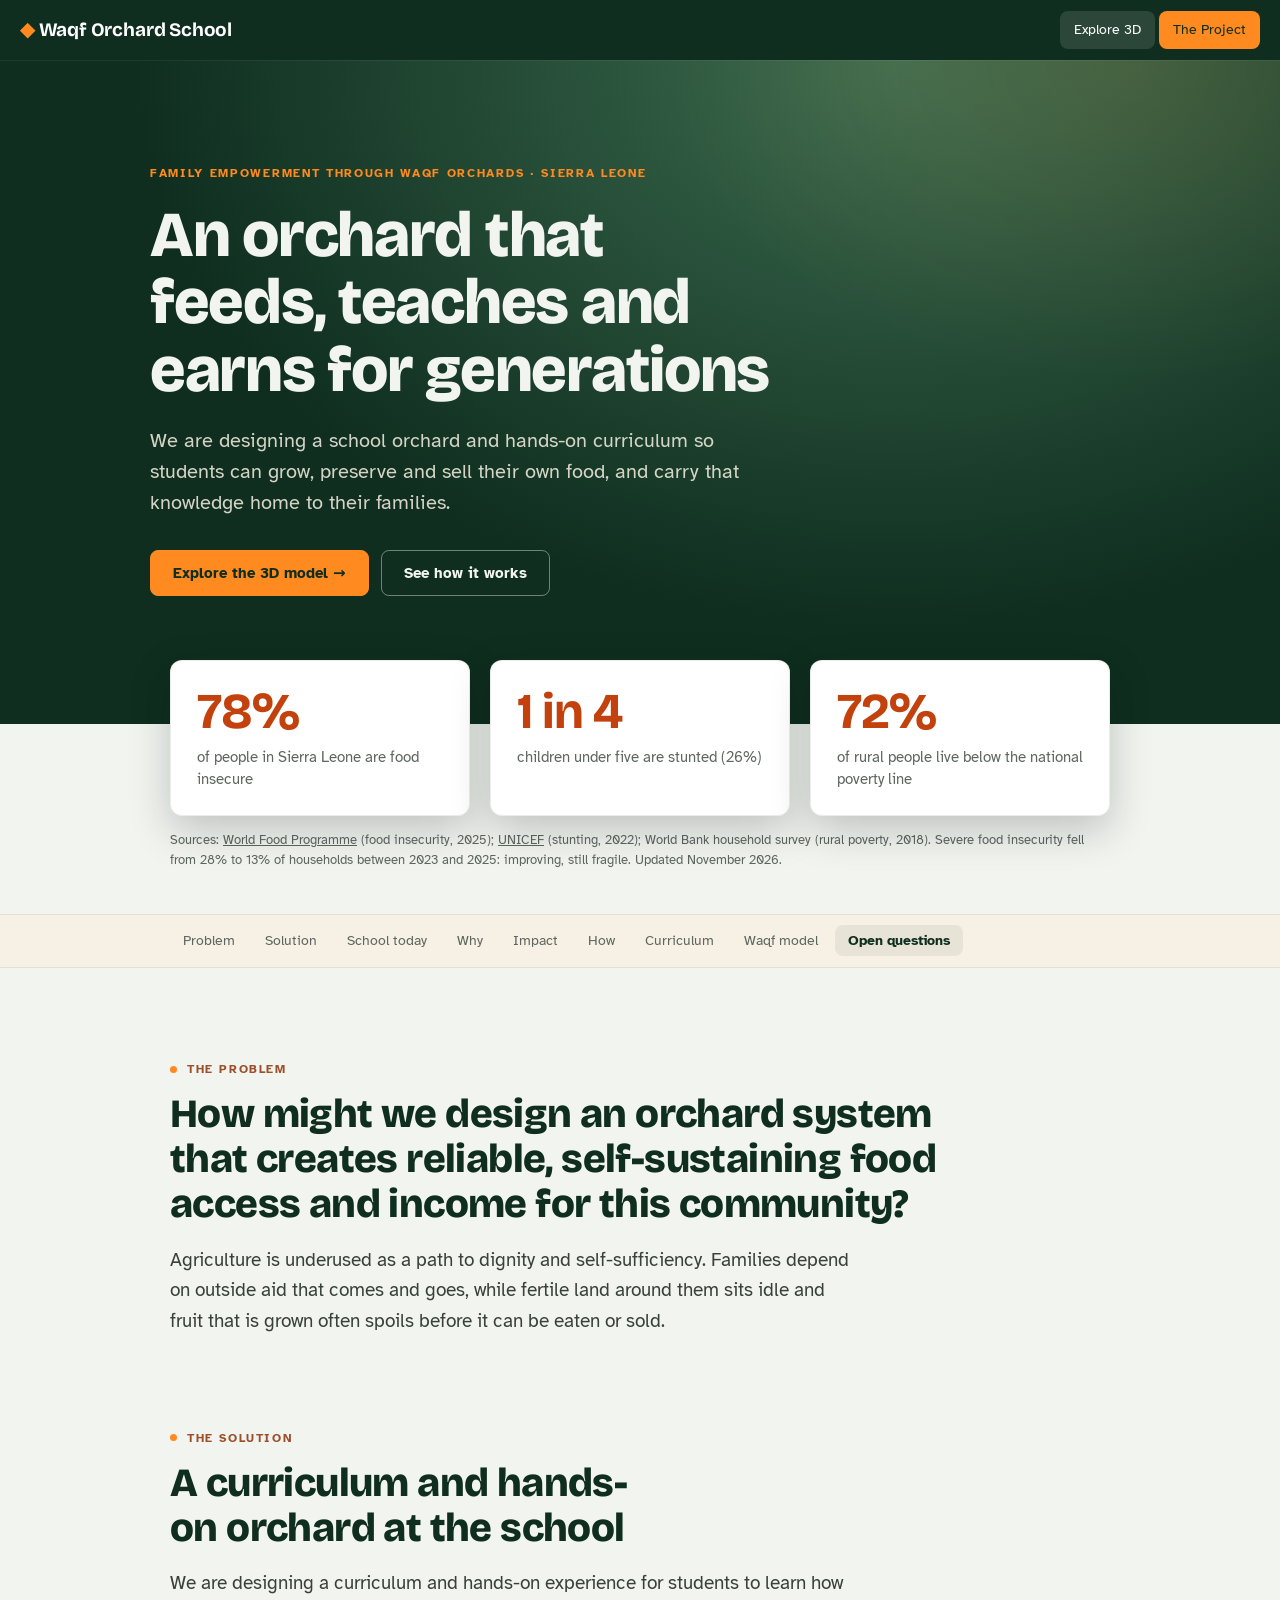
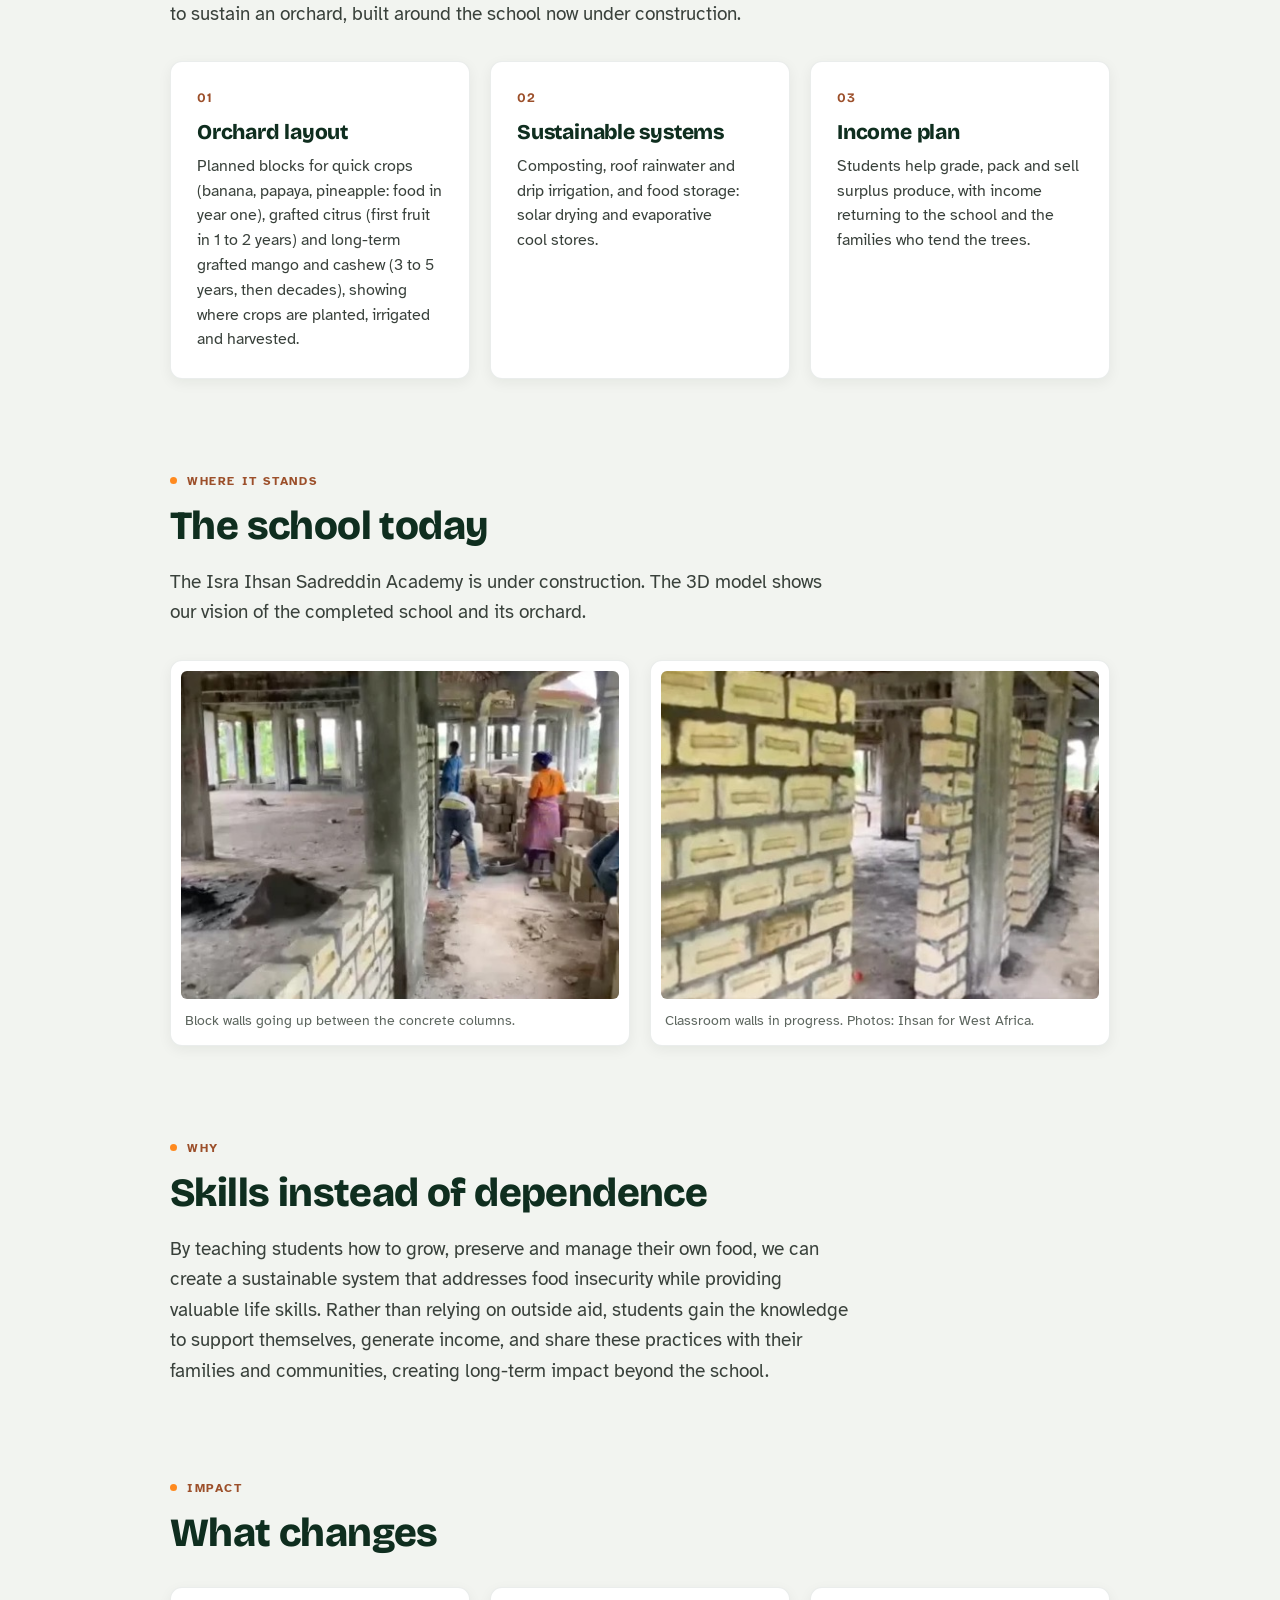
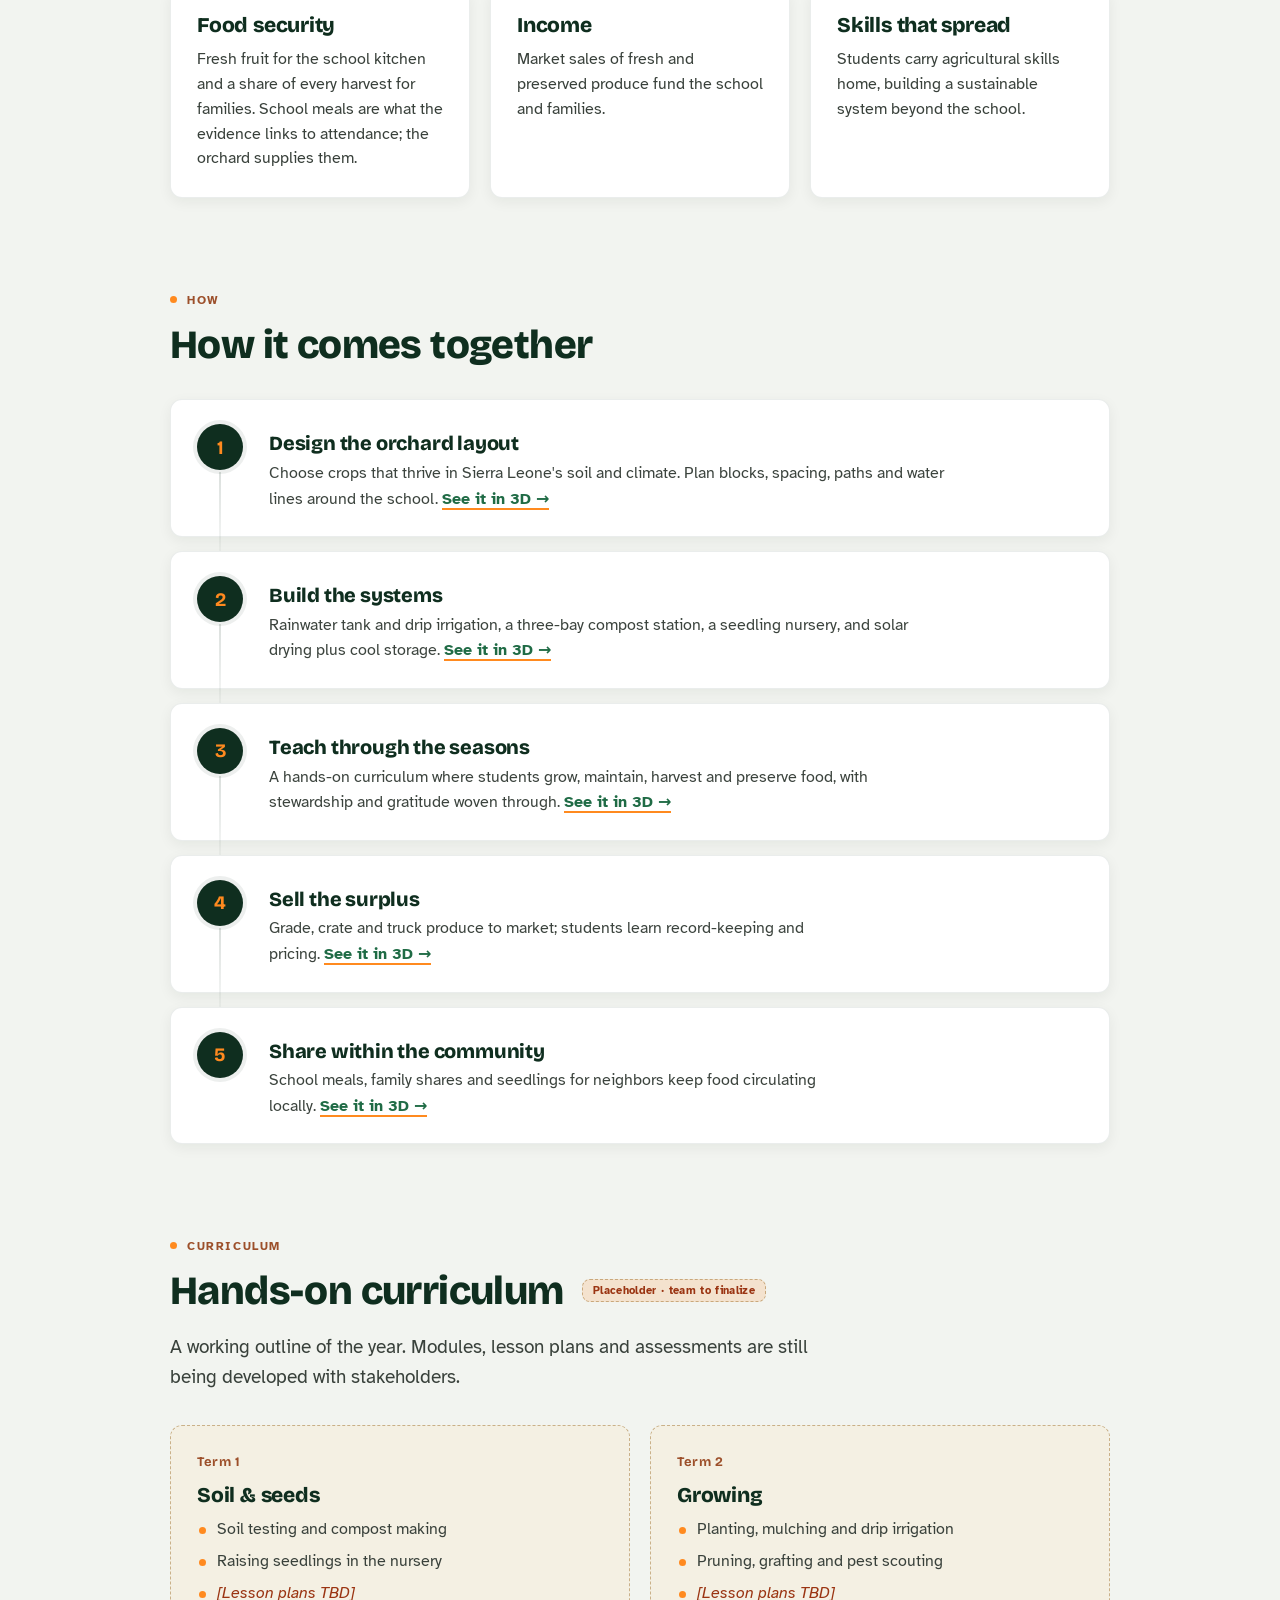
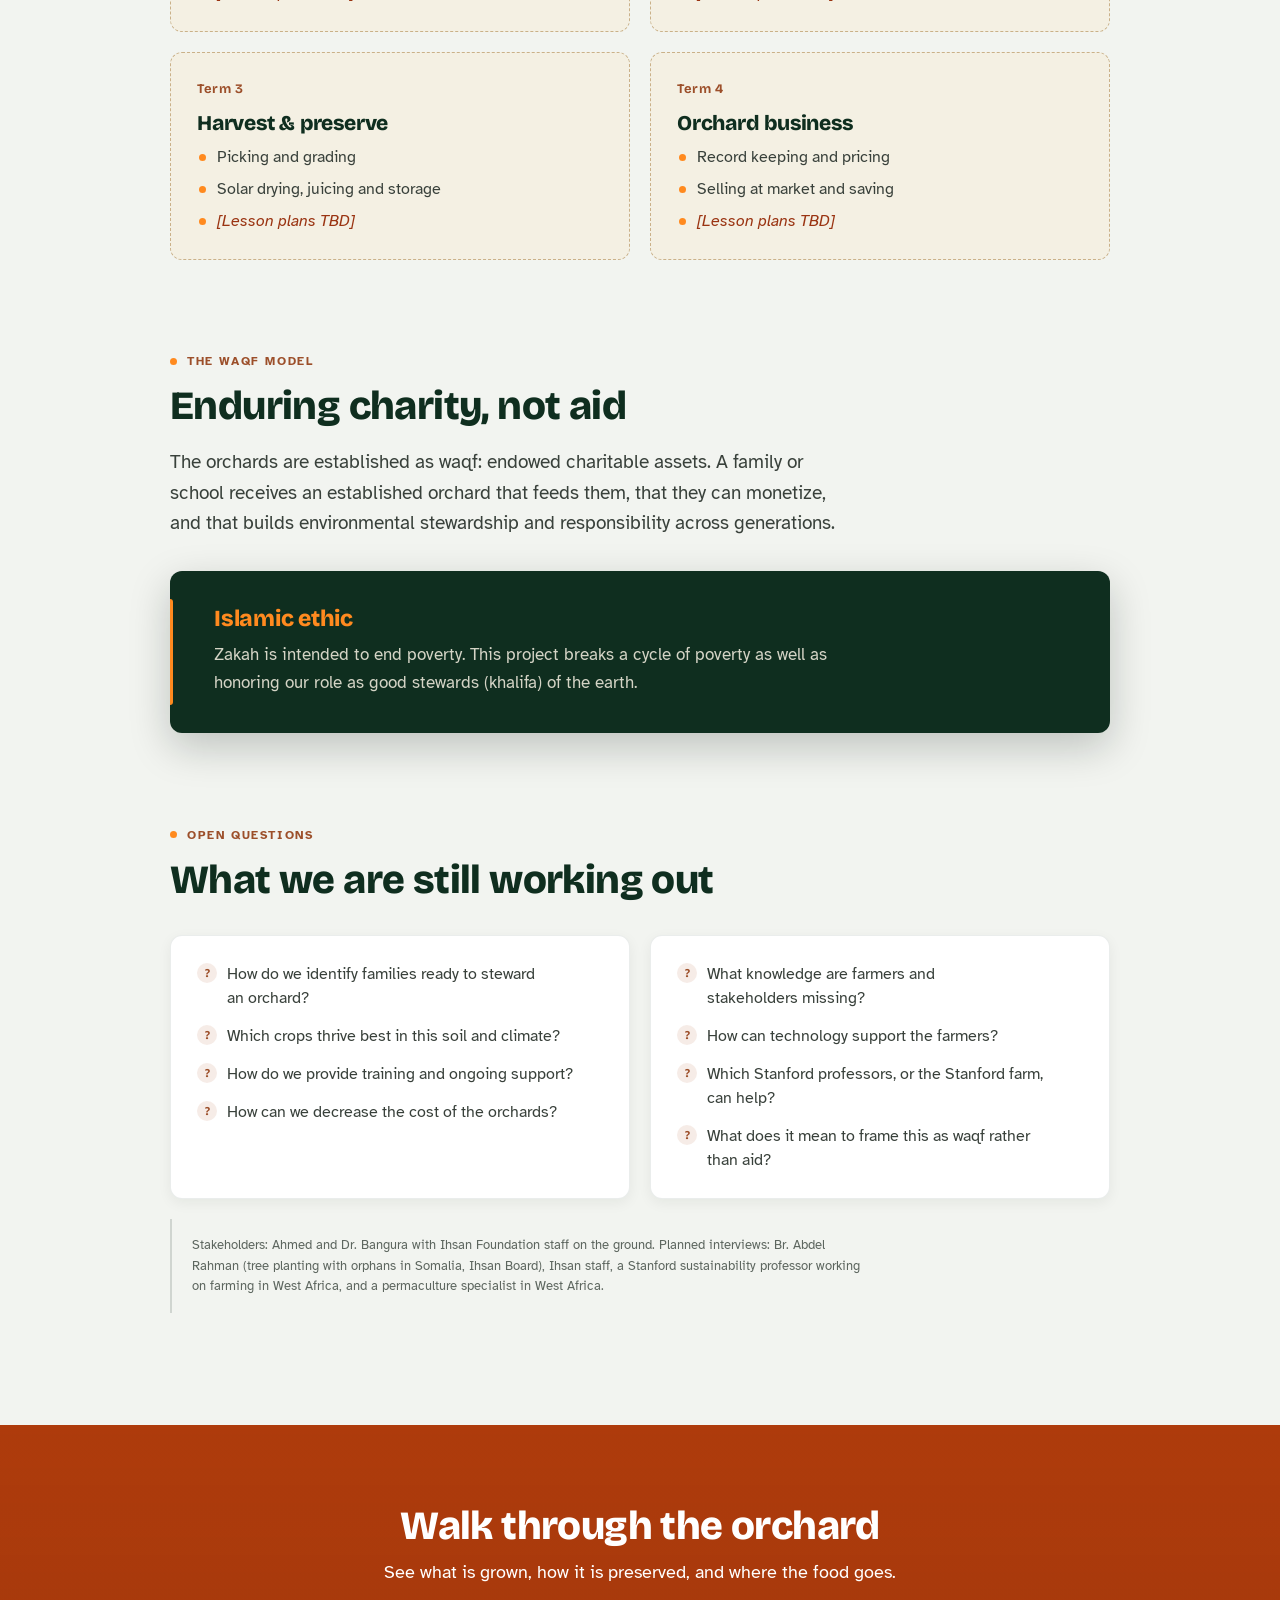
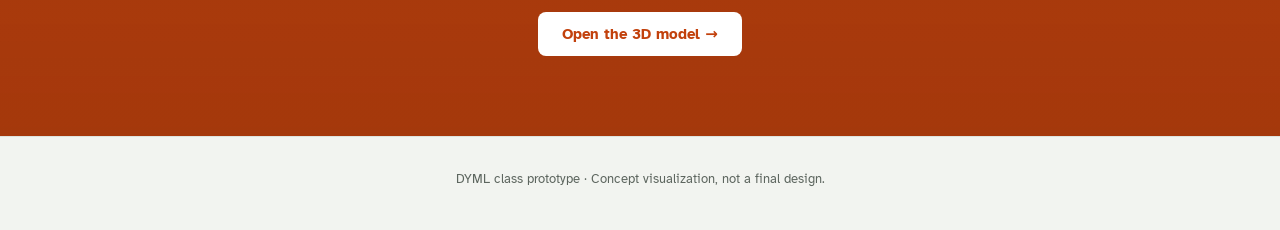
<file: project.html>
<!doctype html>
<html lang="en">
<head>
  <meta charset="utf-8" />
  <meta name="viewport" content="width=device-width, initial-scale=1" />
  <title>Waqf Orchard School · The Project</title>
  <meta name="description" content="Family empowerment through waqf orchards in Sierra Leone: the problem, solution, why, impact and how." />
  <link rel="preconnect" href="https://fonts.googleapis.com" />
  <link rel="preconnect" href="https://fonts.gstatic.com" crossorigin />
  <link href="https://fonts.googleapis.com/css2?family=Bricolage+Grotesque:opsz,wght@12..96,500;12..96,700;12..96,800&family=Atkinson+Hyperlegible:ital,wght@0,400;0,700;1,400&display=swap" rel="stylesheet" />
  <link rel="stylesheet" href="css/style.css" />
  <link rel="stylesheet" href="css/project.css" />
</head>
<body class="page">
  <a class="skip-link" href="#main">Skip to content</a>
  <header class="topbar">
    <a class="brand" href="index.html"><span class="brand-mark">◆</span> Waqf Orchard School</a>
    <nav aria-label="Site">
      <a href="index.html">Explore 3D</a>
      <a href="project.html" class="active" aria-current="page">The Project</a>
    </nav>
  </header>

  <main id="main">
    <section class="hero">
      <div class="wrap">
        <p class="eyebrow">Family Empowerment Through Waqf Orchards · Sierra Leone</p>
        <h1>An orchard that feeds, teaches and earns for generations</h1>
        <p>We are designing a school orchard and hands-on curriculum so students can grow, preserve and sell their own food, and carry that knowledge home to their families.</p>
        <div class="actions">
          <a class="btn" href="index.html">Explore the 3D model →</a>
          <a class="btn ghost" href="#how">See how it works</a>
        </div>
      </div>
    </section>

    <div class="wrap">
      <div class="stats">
        <div class="stat"><b>78%</b><span>of people in Sierra Leone are food insecure</span></div>
        <div class="stat"><b>1 in 4</b><span>children under five are stunted (26%)</span></div>
        <div class="stat"><b>72%</b><span>of rural people live below the national poverty line</span></div>
      </div>
      <p class="source">Sources: <a href="https://www.wfp.org/countries/sierra-leone">World Food Programme</a> (food insecurity, 2025); <a href="https://data.unicef.org/sdgs/country/sle/">UNICEF</a> (stunting, 2022); World Bank household survey (rural poverty, 2018). Severe food insecurity fell from 28% to 13% of households between 2023 and 2025: improving, still fragile. Updated November 2026.</p>

      <nav class="section-nav" aria-label="On this page">
        <div class="section-nav-inner">
          <a href="#problem">Problem</a>
          <a href="#solution">Solution</a>
          <a href="#today">School today</a>
          <a href="#why">Why</a>
          <a href="#impact">Impact</a>
          <a href="#how">How</a>
          <a href="#curriculum">Curriculum</a>
          <a href="#waqf">Waqf model</a>
          <a href="#questions">Open questions</a>
        </div>
      </nav>

      <section class="block" id="problem">
        <span class="label-pill">The problem</span>
        <h2>How might we design an orchard system that creates reliable, self-sustaining food access and income for this community?</h2>
        <p class="lead">Agriculture is underused as a path to dignity and self-sufficiency. Families depend on outside aid that comes and goes, while fertile land around them sits idle and fruit that is grown often spoils before it can be eaten or sold.</p>
      </section>

      <section class="block" id="solution">
        <span class="label-pill">The solution</span>
        <h2>A curriculum and hands-on orchard at the school</h2>
        <p class="lead">We are designing a curriculum and hands-on experience for students to learn how to sustain an orchard, built around the school now under construction.</p>
        <div class="grid3">
          <div class="tile"><span class="num">01</span><h3>Orchard layout</h3><p>Planned blocks for quick crops (banana, papaya, pineapple: food in year one), grafted citrus (first fruit in 1 to 2 years) and long-term grafted mango and cashew (3 to 5 years, then decades), showing where crops are planted, irrigated and harvested.</p></div>
          <div class="tile"><span class="num">02</span><h3>Sustainable systems</h3><p>Composting, roof rainwater and drip irrigation, and food storage: solar drying and evaporative cool stores.</p></div>
          <div class="tile"><span class="num">03</span><h3>Income plan</h3><p>Students help grade, pack and sell surplus produce, with income returning to the school and the families who tend the trees.</p></div>
        </div>
      </section>

      <section class="block" id="today">
        <span class="label-pill">Where it stands</span>
        <h2>The school today</h2>
        <p class="lead">The Isra Ihsan Sadreddin Academy is under construction. The 3D model shows our vision of the completed school and its orchard.</p>
        <div class="photos">
          <figure><img src="assets/site-today-1.jpg" alt="Workers building block walls between concrete columns at the unfinished school" /><figcaption>Block walls going up between the concrete columns.</figcaption></figure>
          <figure><img src="assets/site-today-2.jpg" alt="Interior of the unfinished school with stacked blocks and columns" /><figcaption>Classroom walls in progress. Photos: Ihsan for West Africa.</figcaption></figure>
        </div>
      </section>

      <section class="block" id="why">
        <span class="label-pill">Why</span>
        <h2>Skills instead of dependence</h2>
        <p class="lead">By teaching students how to grow, preserve and manage their own food, we can create a sustainable system that addresses food insecurity while providing valuable life skills. Rather than relying on outside aid, students gain the knowledge to support themselves, generate income, and share these practices with their families and communities, creating long-term impact beyond the school.</p>
      </section>

      <section class="block" id="impact">
        <span class="label-pill">Impact</span>
        <h2>What changes</h2>
        <div class="grid3">
          <div class="tile"><h3>Food security</h3><p>Fresh fruit for the school kitchen and a share of every harvest for families. School meals are what the evidence links to attendance; the orchard supplies them.</p></div>
          <div class="tile"><h3>Income</h3><p>Market sales of fresh and preserved produce fund the school and families.</p></div>
          <div class="tile"><h3>Skills that spread</h3><p>Students carry agricultural skills home, building a sustainable system beyond the school.</p></div>
        </div>
      </section>

      <section class="block" id="how">
        <span class="label-pill">How</span>
        <h2>How it comes together</h2>
        <div class="steps-list">
          <div class="step"><div><h3>Design the orchard layout</h3><p>Choose crops that thrive in Sierra Leone's soil and climate. Plan blocks, spacing, paths and water lines around the school. <a href="index.html#mango">See it in 3D</a></p></div></div>
          <div class="step"><div><h3>Build the systems</h3><p>Rainwater tank and drip irrigation, a three-bay compost station, a seedling nursery, and solar drying plus cool storage. <a href="index.html#irrigation">See it in 3D</a></p></div></div>
          <div class="step"><div><h3>Teach through the seasons</h3><p>A hands-on curriculum where students grow, maintain, harvest and preserve food, with stewardship and gratitude woven through. <a href="index.html#classroom">See it in 3D</a></p></div></div>
          <div class="step"><div><h3>Sell the surplus</h3><p>Grade, crate and truck produce to market; students learn record-keeping and pricing. <a href="index.html#truck">See it in 3D</a></p></div></div>
          <div class="step"><div><h3>Share within the community</h3><p>School meals, family shares and seedlings for neighbors keep food circulating locally. <a href="index.html#dining">See it in 3D</a></p></div></div>
        </div>
      </section>

      <section class="block" id="curriculum">
        <span class="label-pill">Curriculum</span>
        <h2>Hands-on curriculum <span class="badge">Placeholder · team to finalize</span></h2>
        <p class="lead">A working outline of the year. Modules, lesson plans and assessments are still being developed with stakeholders.</p>
        <div class="grid2">
          <div class="tile placeholder"><span class="num">Term 1</span><h3>Soil &amp; seeds</h3><ul><li>Soil testing and compost making</li><li>Raising seedlings in the nursery</li><li>[Lesson plans TBD]</li></ul></div>
          <div class="tile placeholder"><span class="num">Term 2</span><h3>Growing</h3><ul><li>Planting, mulching and drip irrigation</li><li>Pruning, grafting and pest scouting</li><li>[Lesson plans TBD]</li></ul></div>
          <div class="tile placeholder"><span class="num">Term 3</span><h3>Harvest &amp; preserve</h3><ul><li>Picking and grading</li><li>Solar drying, juicing and storage</li><li>[Lesson plans TBD]</li></ul></div>
          <div class="tile placeholder"><span class="num">Term 4</span><h3>Orchard business</h3><ul><li>Record keeping and pricing</li><li>Selling at market and saving</li><li>[Lesson plans TBD]</li></ul></div>
        </div>
      </section>

      <section class="block" id="waqf">
        <span class="label-pill">The waqf model</span>
        <h2>Enduring charity, not aid</h2>
        <p class="lead">The orchards are established as waqf: endowed charitable assets. A family or school receives an established orchard that feeds them, that they can monetize, and that builds environmental stewardship and responsibility across generations.</p>
        <div class="quote">
          <h3>Islamic ethic</h3>
          <p>Zakah is intended to end poverty. This project breaks a cycle of poverty as well as honoring our role as good stewards (khalifa) of the earth.</p>
        </div>
      </section>

      <section class="block" id="questions">
        <span class="label-pill">Open questions</span>
        <h2>What we are still working out</h2>
        <div class="grid2">
          <div class="tile"><ul>
            <li>How do we identify families ready to steward an orchard?</li>
            <li>Which crops thrive best in this soil and climate?</li>
            <li>How do we provide training and ongoing support?</li>
            <li>How can we decrease the cost of the orchards?</li>
          </ul></div>
          <div class="tile"><ul>
            <li>What knowledge are farmers and stakeholders missing?</li>
            <li>How can technology support the farmers?</li>
            <li>Which Stanford professors, or the Stanford farm, can help?</li>
            <li>What does it mean to frame this as waqf rather than aid?</li>
          </ul></div>
        </div>
        <p class="source stakeholders">Stakeholders: Ahmed and Dr. Bangura with Ihsan Foundation staff on the ground. Planned interviews: Br. Abdel Rahman (tree planting with orphans in Somalia, Ihsan Board), Ihsan staff, a Stanford sustainability professor working on farming in West Africa, and a permaculture specialist in West Africa.</p>
      </section>
    </div>

    <section class="cta-band">
      <h2>Walk through the orchard</h2>
      <p>See what is grown, how it is preserved, and where the food goes.</p>
      <a class="btn" href="index.html">Open the 3D model →</a>
    </section>
  </main>
  <footer>DYML class prototype · Concept visualization, not a final design.</footer>
  <script>
    // Mark the section-nav link for the section currently in view.
    (function () {
      var links = document.querySelectorAll('.section-nav a[href^="#"]');
      if (!('IntersectionObserver' in window) || !links.length) return;
      var byId = {};
      links.forEach(function (a) { byId[a.getAttribute('href').slice(1)] = a; });
      var io = new IntersectionObserver(function (entries) {
        entries.forEach(function (en) {
          if (!en.isIntersecting) return;
          links.forEach(function (a) { a.removeAttribute('aria-current'); });
          var a = byId[en.target.id];
          if (a) {
            a.setAttribute('aria-current', 'location');
            var nav = a.parentNode;
            if (nav.scrollWidth > nav.clientWidth) nav.scrollTo({ left: a.offsetLeft - 16, behavior: 'smooth' });
          }
        });
      }, { rootMargin: '-35% 0px -60% 0px' });
      Object.keys(byId).forEach(function (id) { var s = document.getElementById(id); if (s) io.observe(s); });
    })();
  </script>
</body>
</html>
</file>
<file: css/style.css>
:root {
  --green: #0f2e1f;
  --green-2: #1f6b45;
  --mango: #ff8a1f;
  --laterite: #c2410c;
  --cream: #f2f4f0;
  --ink: #141a16;
  --muted: #5d665f;
  --card: rgba(255, 255, 255, 0.94);
  --shadow: 0 14px 40px rgba(10, 24, 16, 0.22);
  --radius: 12px;
  --serif: 'Bricolage Grotesque', 'Helvetica Neue', Arial, sans-serif;
  --sans: 'Atkinson Hyperlegible', 'Instrument Sans', system-ui, -apple-system, sans-serif;
  /* One motion language for the whole site (matches the 3D camera easing) */
  --ease: cubic-bezier(0.65, 0, 0.35, 1);
  --ease-out: cubic-bezier(0.05, 0.7, 0.1, 1);
  --ease-in: cubic-bezier(0.3, 0, 0.8, 0.15);
  --dur: 0.4s;
  --dur-exit: 0.2s;
  /* Explore UI scale: text-safe clay (AA on white), small radius, soft shadows */
  --laterite-ink: #9a3412;
  --radius-sm: 8px;
  --pill: 8px;
  --body-ink: #2b3330;
  --shadow-sm: 0 4px 14px rgba(10, 24, 16, 0.14);
  --hud-bg: rgba(12, 26, 18, 0.72);
  --gutter: 20px;
  --accent-tint: rgba(255, 138, 31, 0.16);
  --accent-ink: #9a3412;
}
* { box-sizing: border-box; }
html, body { margin: 0; }
body { font-family: var(--sans); color: var(--ink); background: var(--cream); line-height: 1.5; }
h1, h2, h3 { font-family: var(--serif); font-weight: 800; line-height: 1.08; letter-spacing: -0.02em; margin: 0 0 0.4em; }
a { color: inherit; }
[hidden] { display: none !important; }

/* ---------- Top bar ---------- */
.topbar {
  position: fixed; top: 0; left: 0; right: 0; z-index: 20;
  display: flex; align-items: center; justify-content: space-between;
  padding: 12px 20px; gap: 12px;
  background: linear-gradient(to bottom, rgba(18, 32, 24, 0.75), rgba(18, 32, 24, 0));
  color: #fff;
}
.brand { font-family: var(--serif); font-weight: 700; font-size: 19px; text-decoration: none; white-space: nowrap; }
.brand-mark { color: var(--mango); }
.topbar nav { display: flex; gap: 4px; }
.topbar nav a {
  text-decoration: none; font-size: 14px; font-weight: 500; padding: 8px 14px; border-radius: var(--pill);
  background: rgba(255, 255, 255, 0.12); backdrop-filter: blur(6px);
  white-space: nowrap; transition: background .25s var(--ease-out), color .25s var(--ease-out);
}
.topbar nav a.active, .topbar nav a:hover { background: var(--mango); color: var(--green); }

/* ---------- Explore page ---------- */
body.explore { overflow: hidden; background: #8fb0c8; }
#scene { position: fixed; inset: 0; width: 100vw; height: 100vh; display: block; outline: none; touch-action: none; }
.card { background: var(--card); backdrop-filter: blur(10px); -webkit-backdrop-filter: blur(10px); border-radius: var(--radius); box-shadow: var(--shadow); }
.eyebrow { text-transform: uppercase; letter-spacing: 0.12em; font-size: 11px; font-weight: 600; color: var(--laterite); margin: 0 0 6px; }
.explore .eyebrow { color: var(--laterite-ink); }

/* One focus ring for every control on the explore page */
.explore :is(a, button):focus-visible { outline: 3px solid var(--mango); outline-offset: 2px; }
.explore :is(a, button):focus:not(:focus-visible) { outline: none; }

.intro {
  position: fixed; left: 24px; top: 84px; width: min(420px, calc(100vw - 32px)); padding: 26px; z-index: 15;
  max-height: calc(100vh - 84px - 88px); max-height: calc(100dvh - 84px - 88px); overflow-y: auto; overscroll-behavior: contain; scrollbar-width: thin;
  animation: fadeUp var(--dur) var(--ease-out);
}
@keyframes fadeUp { from { opacity: 0; transform: translateY(14px); } to { opacity: 1; transform: none; } }
.intro h1 { font-size: 34px; color: var(--green); letter-spacing: -0.01em; text-wrap: balance; }
.intro p { color: var(--muted); margin: 0 0 14px; }
.intro .hint { font-size: 13px; margin: 16px 0 0; line-height: 1.55; }
.actions { display: flex; flex-wrap: wrap; gap: 8px; }

.btn {
  font: 600 14px var(--sans); border: 1px solid rgba(31, 59, 44, 0.25); background: #fff; color: var(--green);
  padding: 10px 16px; border-radius: var(--pill); cursor: pointer; text-decoration: none; display: inline-flex; align-items: center; gap: 6px;
  transition: transform .2s var(--ease-out), background .2s var(--ease-out), color .2s var(--ease-out), border-color .2s var(--ease-out), box-shadow .2s var(--ease-out);
}
.btn:hover { transform: translateY(-1px); border-color: var(--green-2); box-shadow: var(--shadow-sm); }
.btn:active { transform: none; box-shadow: none; }
.btn.primary { background: var(--green); color: #fff; border-color: var(--green); }
.btn.primary:hover { background: var(--green-2); border-color: var(--green-2); }
.btn:disabled { opacity: 0.4; cursor: default; transform: none; box-shadow: none; border-color: rgba(31, 59, 44, 0.25); }

/* Info panel */
.panel {
  position: fixed; right: var(--gutter); top: 76px; bottom: 84px; width: min(400px, calc(100vw - 32px));
  padding: 24px 24px 0; overflow-y: auto; overscroll-behavior: contain; z-index: 15;
  scrollbar-width: thin; scrollbar-color: rgba(31, 59, 44, 0.25) transparent;
  animation: slideIn var(--dur) var(--ease-out);
}
.panel::-webkit-scrollbar { width: 8px; }
.panel::-webkit-scrollbar-thumb { background: rgba(31, 59, 44, 0.22); border-radius: 8px; border: 2px solid transparent; background-clip: padding-box; }
/* Soft fade at the bottom edge hints that there is more to scroll */
.panel::after {
  content: ''; position: sticky; bottom: 0; display: block; height: 32px; margin: 0 -24px;
  background: linear-gradient(to bottom, transparent, var(--card) 70%);
  pointer-events: none; opacity: 0;
}
/* Show the fade only while there is more below (hidden when the card doesn't scroll, or at the end) */
@supports (animation-timeline: scroll()) {
  .panel::after { animation: panelMore linear both; animation-timeline: scroll(nearest block); }
  @keyframes panelMore { 0%, 92% { opacity: 1; } 100% { opacity: 0; } }
}
.panel h2 { font-size: 28px; color: var(--green); padding-right: 40px; letter-spacing: -0.01em; text-wrap: balance; }
.panel .summary { color: var(--body-ink); font-size: 15px; line-height: 1.6; margin: 0 0 4px; }
.panel h3 {
  font-family: var(--sans); font-size: 12px; font-weight: 600; text-transform: uppercase; letter-spacing: 0.1em; color: var(--green-2);
  margin: 20px 0 8px; padding-top: 16px; border-top: 1px solid rgba(31, 59, 44, 0.1);
}
.panel ul { margin: 0; padding-left: 18px; }
.panel li { margin: 6px 0; font-size: 14.5px; line-height: 1.55; color: var(--body-ink); }
.panel li::marker { color: var(--mango); }
.badge { display: inline-block; font: 600 10px var(--sans); letter-spacing: 0.04em; text-transform: none; background: var(--accent-tint); color: var(--accent-ink); padding: 2px 8px; border-radius: var(--pill); margin-left: 4px; vertical-align: middle; }
.close {
  position: absolute; top: 14px; right: 14px; width: 34px; height: 34px; border-radius: 50%; border: 0;
  display: grid; place-items: center; padding: 0;
  background: rgba(31, 59, 44, 0.08); font: 400 20px/1 var(--sans); cursor: pointer; color: var(--green);
  transition: background .2s var(--ease-out);
}
.close:hover { background: rgba(31, 59, 44, 0.16); }
.panel .close { position: sticky; float: right; top: 0; margin: -8px -10px 0 0; z-index: 1; }
@keyframes slideIn { from { opacity: 0; transform: translateX(20px); } to { opacity: 1; transform: none; } }

/* Guided tour card */
.tour {
  position: fixed; left: 50%; bottom: 24px; transform: translateX(-50%); width: min(620px, calc(100vw - 32px));
  padding: 20px 22px; z-index: 16; animation: rise var(--dur) var(--ease-out);
}
/* Keep clear of the mode bar when the screen isn't wide enough for both side by side */
@media (max-width: 1400px) { .tour { bottom: 84px; } }
.tour-head { display: flex; align-items: center; gap: 10px; margin-bottom: 8px; }
.tour .tag { background: var(--mango); color: var(--green); font-weight: 700; font-size: 11.5px; padding: 3px 10px; border-radius: var(--pill); text-transform: uppercase; letter-spacing: 0.06em; }
.tour .steps { font-size: 12px; font-weight: 600; color: var(--muted); font-variant-numeric: tabular-nums; letter-spacing: 0.04em; }
.tour .close { position: static; margin-left: auto; }
.tour h2 { font-size: 24px; color: var(--green); letter-spacing: -0.01em; text-wrap: balance; }
.tour p { margin: 0 0 16px; color: var(--body-ink); line-height: 1.6; }
.tour-nav { display: flex; gap: 8px; justify-content: flex-end; flex-wrap: wrap; }
.tour-nav #tourPrev { margin-right: auto; }
@keyframes rise { from { opacity: 0; transform: translate(-50%, 16px); } to { opacity: 1; transform: translateX(-50%); } }

body.touring .controls-hint { display: none; }
.tour.swap h2, .tour.swap p { animation: fadeUp var(--dur) var(--ease-out); }

/* Key chips */
kbd {
  display: inline-block; min-width: 22px; text-align: center; white-space: nowrap;
  font: 700 12px/1.5 var(--sans); letter-spacing: 0.02em; background: #fff; color: var(--green);
  border-radius: 6px; padding: 1px 7px; border: 1px solid rgba(31, 59, 44, 0.12); box-shadow: inset 0 -2px 0 rgba(31, 59, 44, 0.16);
}

.controls-hint {
  position: fixed; right: var(--gutter); bottom: 20px; margin: 0; z-index: 13;
  display: flex; flex-wrap: wrap; align-items: center; justify-content: flex-end; gap: 6px 6px;
  max-width: calc(100vw - 420px); padding: 8px 14px; border-radius: var(--radius-sm);
  font-size: 13px; line-height: 1.5; color: #fff; background: var(--hud-bg); backdrop-filter: blur(8px); -webkit-backdrop-filter: blur(8px);
  box-shadow: var(--shadow-sm);
}
.controls-hint kbd { margin-left: 6px; }
.controls-hint kbd:first-child { margin-left: 0; }
.controls-hint:empty { display: none; }
@media (max-width: 1080px) { .controls-hint { font-size: 11.5px; padding: 7px 12px; } .controls-hint kbd { margin-left: 4px; } }
@media (max-width: 900px) { .controls-hint { max-width: calc(100vw - 400px); } }
@media (max-width: 720px), (pointer: coarse) and (max-width: 900px) { .controls-hint { display: none; } }

/* Mode bar (bottom-left) */
.modebar { position: fixed; left: var(--gutter); bottom: 20px; z-index: 14; display: flex; gap: 8px; align-items: center; }
.modebar .seg { display: flex; padding: 4px; gap: 2px; border-radius: var(--pill); background: var(--card); box-shadow: var(--shadow); backdrop-filter: blur(10px); -webkit-backdrop-filter: blur(10px); }
.mode-btn {
  font: 600 13px var(--sans); padding: 9px 14px; border-radius: var(--pill); border: 0; cursor: pointer; background: transparent; color: var(--green);
  white-space: nowrap; transition: background .25s var(--ease-out), color .25s var(--ease-out), box-shadow .25s var(--ease-out);
}
.mode-btn:hover { background: rgba(31, 59, 44, 0.08); }
.mode-btn[aria-pressed="true"] { background: var(--green); color: #fff; }
.mode-btn[aria-pressed="true"]:hover { background: var(--green-2); }
.menu-btn { background: var(--card); box-shadow: var(--shadow); padding: 13px 16px; backdrop-filter: blur(10px); -webkit-backdrop-filter: blur(10px); }
.menu-btn:hover { background: #fff; }
body.menu-open .menu-btn { display: none; }

/* Main menu */
.touch-only { display: none; }
@media (pointer: coarse) { .kb-only { display: none; } .touch-only { display: inline; } }
.intro .lede { color: var(--muted); margin: 0 0 18px; line-height: 1.6; }
.menu-label { font: 600 11px var(--sans); letter-spacing: .12em; text-transform: uppercase; color: var(--muted); margin: 0 0 10px !important; }
.mode-cards { display: grid; gap: 8px; }
.mode-card {
  position: relative; display: flex; align-items: center; gap: 14px; width: 100%; text-align: left;
  padding: 13px 40px 13px 14px; border-radius: 14px; border: 1px solid rgba(31, 59, 44, 0.14); background: #fff; color: var(--ink);
  cursor: pointer; font-family: var(--sans);
  transition: transform .25s var(--ease-out), border-color .25s var(--ease-out), box-shadow .25s var(--ease-out), background .25s var(--ease-out);
}
/* Arrow affordance: every choice reads as "go" */
.mode-card::after {
  content: '→'; position: absolute; right: 16px; top: 50%; transform: translate(-4px, -50%); opacity: 0;
  font: 600 16px var(--sans); color: var(--green); transition: transform .25s var(--ease-out), opacity .25s var(--ease-out);
}
.mode-card:hover { transform: translateY(-1px); border-color: var(--green-2); box-shadow: 0 6px 18px rgba(20, 30, 20, 0.12); }
.mode-card:hover::after, .mode-card:focus-visible::after { transform: translate(0, -50%); opacity: 1; }
.mode-card:active { transform: none; box-shadow: none; }
.mode-icon {
  flex: none; width: 40px; height: 40px; border-radius: 50%; display: grid; place-items: center;
  background: rgba(31, 59, 44, 0.08); color: var(--green); font-size: 16px; transition: background .25s var(--ease-out), color .25s var(--ease-out);
}
.mode-card:hover .mode-icon { background: rgba(242, 165, 65, 0.25); }
.mode-card.is-default { border-color: var(--green); box-shadow: inset 0 0 0 1px var(--green); }
.mode-card.is-default:hover { box-shadow: inset 0 0 0 1px var(--green), 0 6px 18px rgba(20, 30, 20, 0.12); }
.mode-card.is-default::after { opacity: 0.6; }
.mode-card.is-default .mode-icon, .mode-card.is-default:hover .mode-icon { background: var(--green); color: var(--mango); }
.mode-text { display: grid; gap: 2px; min-width: 0; }
.mode-text b { font: 600 15px var(--sans); color: var(--green); display: flex; align-items: center; gap: 8px; flex-wrap: wrap; }
.mode-text small { font-size: 12.5px; color: var(--muted); line-height: 1.45; }
.mode-tag {
  display: inline-block; font: 700 9.5px/1.6 var(--sans); letter-spacing: .08em; text-transform: uppercase;
  color: var(--accent-ink); background: var(--accent-tint); padding: 1px 8px; border-radius: var(--pill);
}
.intro .hint a { color: var(--green-2); font-weight: 600; text-underline-offset: 3px; }
.intro .hint a:hover { color: var(--green); }

/* Coach marks and resume card */
.coach {
  position: fixed; left: 50%; top: 84px; transform: translateX(-50%); z-index: 16; padding: 16px 20px; display: grid; gap: 7px;
  width: max-content; max-width: calc(100vw - 32px); font-size: 13.5px; color: var(--body-ink);
  animation: fadeDown var(--dur) var(--ease-out); transition: opacity .45s var(--ease), transform .45s var(--ease); pointer-events: none;
}
.coach b { font-family: var(--serif); font-size: 17px; color: var(--green); margin-bottom: 2px; }
.coach span { display: flex; flex-wrap: wrap; gap: 6px; align-items: center; }
.coach.out { opacity: 0; transform: translate(-50%, -8px); pointer-events: none; }
.coach { padding-right: 52px; }
.coach .coach-close { pointer-events: auto; top: 12px; right: 12px; }
@keyframes fadeDown { from { opacity: 0; transform: translate(-50%, -10px); } to { opacity: 1; transform: translateX(-50%); } }
.resume {
  position: fixed; left: 50%; top: 50%; transform: translate(-50%, -50%); z-index: 30; border: 0; padding: 24px 34px;
  display: grid; gap: 4px; justify-items: center; cursor: pointer; font: 500 14px var(--sans); color: var(--muted);
  animation: fade var(--dur) var(--ease-out); transition: box-shadow .25s var(--ease-out);
}
.resume b { font-family: var(--serif); font-size: 24px; color: var(--green); }
.resume span::before { content: '▶'; color: var(--mango); font-size: 11px; margin-right: 8px; vertical-align: 1px; }
.resume:hover { box-shadow: var(--shadow), 0 0 0 3px rgba(242, 165, 65, 0.6); }

/* Hotspots */
#hotspots { position: fixed; inset: 0; pointer-events: none; z-index: 10; }
.hotspot {
  position: absolute; left: 0; top: 0; pointer-events: auto; border: 0; background: none; padding: 0; cursor: pointer;
  display: flex; align-items: center; gap: 7px; margin: -15px 0 0 -15px; font-family: var(--sans); border-radius: var(--pill);
  transition: opacity .3s var(--ease-out);
}
.hotspot.off { opacity: 0; pointer-events: none; }
.hotspot .dot {
  width: 30px; height: 30px; border-radius: 50%; display: grid; place-items: center; flex: none;
  background: var(--mango); color: var(--green); font-weight: 700; font-size: 13px; font-variant-numeric: tabular-nums;
  border: 2px solid #fff; box-shadow: 0 0 0 0 rgba(242, 165, 65, 0.7); animation: pulse 2.2s infinite;
  transition: transform .25s var(--ease-out), background .25s var(--ease-out);
}
.hotspot .label {
  background: rgba(18, 32, 24, 0.8); color: #fff; font-size: 13.5px; font-weight: 700; padding: 4px 10px;
  border-radius: var(--pill); white-space: nowrap;
  transition: opacity .3s var(--ease-out), background .25s var(--ease-out);
}
.hotspot:hover .dot, .hotspot.active .dot, .hotspot:focus-visible .dot { background: #fff; transform: scale(1.15); }
.hotspot:hover .label { background: var(--green); }
.hotspot.active .label { background: var(--green); outline: 2px solid var(--mango); }
.explore .hotspot:focus-visible { outline: none; }
.hotspot:focus-visible .dot { outline: 3px solid var(--mango); outline-offset: 2px; }
.hotspot.far .label { opacity: 0; }
.hotspot.far:hover .label, .hotspot.far.active .label, .hotspot.far:focus-visible .label { opacity: 1; }
@keyframes pulse {
  0% { box-shadow: 0 0 0 0 rgba(242, 165, 65, 0.75); }
  70% { box-shadow: 0 0 0 14px rgba(242, 165, 65, 0); }
  100% { box-shadow: 0 0 0 0 rgba(242, 165, 65, 0); }
}

#loader {
  position: fixed; inset: 0; z-index: 50; display: grid; place-content: center; justify-items: center; gap: 16px; padding: 24px; text-align: center;
  background: var(--green); background: radial-gradient(ellipse at 50% 40%, color-mix(in srgb, var(--green-2) 55%, var(--green)) 0%, var(--green) 70%); color: var(--cream); font-family: var(--serif);
  transition: opacity .8s var(--ease);
}
#loader p { margin: 0; font-size: 18px; letter-spacing: 0.01em; max-width: 360px; }

/* ---------- Walk mode ---------- */
body.walking #intro { display: none; }
.walk-hud { position: fixed; inset: 0; pointer-events: none; z-index: 12; animation: fade var(--dur) var(--ease-out); }
@keyframes fade { from { opacity: 0; } to { opacity: 1; } }
.crosshair {
  position: absolute; left: 50%; top: 50%; width: 6px; height: 6px; margin: -3px 0 0 -3px; border-radius: 50%;
  background: rgba(255, 255, 255, .9); box-shadow: 0 0 0 1.5px rgba(0, 0, 0, .28), 0 0 6px rgba(0, 0, 0, .2);
  transition: transform .25s var(--ease-out), background .25s var(--ease-out);
}
.walk-hud.aim .crosshair { transform: scale(2.2); background: var(--mango); }
.hud-chip {
  position: absolute; top: 64px; display: flex; gap: 8px; align-items: center;
  font: 600 13px var(--sans); color: #fff; background: var(--hud-bg); backdrop-filter: blur(8px); -webkit-backdrop-filter: blur(8px);
  padding: 7px 13px; border-radius: var(--pill); border: 0; box-shadow: var(--shadow-sm);
}
.hud-esc { left: var(--gutter); padding-left: 7px; pointer-events: auto; cursor: pointer; transition: background .2s var(--ease-out); }
.hud-esc:hover { background: rgba(18, 32, 24, 0.85); }
.hud-basket { right: var(--gutter); gap: 0; }
.hud-basket b { color: var(--mango); margin-right: 8px; }
.hud-basket.bump { animation: bump .45s var(--ease-out); }
@keyframes bump { 30% { transform: scale(1.12); } }
.prompt {
  position: absolute; left: 50%; top: calc(50% + 34px); transform: translateX(-50%); display: flex; gap: 8px; align-items: center;
  font: 600 14px var(--sans); color: #fff; background: rgba(18, 32, 24, 0.74); backdrop-filter: blur(8px); -webkit-backdrop-filter: blur(8px);
  padding: 7px 15px 7px 8px; border-radius: var(--pill); white-space: nowrap; max-width: calc(100vw - 32px);
  box-shadow: var(--shadow-sm); animation: fadeUp .3s var(--ease-out); transition: opacity .2s;
}
.prompt span { overflow: hidden; text-overflow: ellipsis; }
.prompt kbd { background: var(--mango); border-color: transparent; }
.toast {
  position: fixed; z-index: 17; left: 50%; bottom: 84px; transform: translateX(-50%); width: max-content; max-width: min(560px, calc(100vw - 32px));
  text-align: center; font: 500 14px/1.45 var(--sans); color: var(--green); background: var(--card); backdrop-filter: blur(10px); -webkit-backdrop-filter: blur(10px);
  box-shadow: var(--shadow); padding: 10px 18px; border-radius: var(--radius-sm);
}
.toast.show { animation: toast 6.5s var(--ease-out) both; }
@keyframes toast { 0% { opacity: 0; transform: translate(-50%, 12px); } 5%, 92% { opacity: 1; transform: translate(-50%, 0); } 100% { opacity: 0; transform: translate(-50%, 0); } }

#loader.done { opacity: 0; pointer-events: none; }
.spinner { width: 38px; height: 38px; border-radius: 50%; border: 3px solid rgba(255,255,255,.2); border-top-color: var(--mango); animation: spin 0.9s linear infinite; }
@keyframes spin { to { transform: rotate(360deg); } }

@media (max-width: 720px) {
  .explore { --gutter: 16px; }
  .brand { font-size: 16px; }
  .topbar nav a { padding: 7px 10px; font-size: 13px; }
  /* Leave room on the right for the round comments button */
  .intro { left: 16px; top: 64px; padding: 20px; width: min(420px, calc(100vw - 16px - 76px)); max-height: calc(100vh - 64px - 80px); max-height: calc(100dvh - 64px - 80px); }
  .intro h1 { font-size: 26px; }
  .intro .lede { font-size: 14.5px; margin-bottom: 14px; }
  .mode-card { padding: 11px 36px 11px 12px; gap: 12px; }
  .mode-card::after { right: 14px; }
  .mode-icon { width: 36px; height: 36px; }
  .panel { left: 16px; right: 16px; top: auto; bottom: 76px; width: auto; max-height: min(58vh, calc(100vh - 146px)); max-height: min(58dvh, calc(100dvh - 146px)); padding: 20px 20px 0; animation: rise2 .3s var(--ease-out); }
  .panel::after { margin: 0 -20px; }
  .panel h2 { font-size: 24px; }
  .tour { bottom: 76px; padding: 18px; }
  .tour h2 { font-size: 21px; }
  .tour p { font-size: 14.5px; }
  .modebar { left: 16px; bottom: 16px; }
  .menu-btn { padding: 11px 13px; }
  .mode-btn { padding: 9px 11px; }
  .toast { bottom: 76px; font-size: 13.5px; }
  .coach { top: 64px; padding: 14px 16px; font-size: 13px; }
  .hud-chip { top: 58px; }
  .hotspot .label { display: none; }
  .hotspot.active .label { display: block; }
  @media (max-width: 420px) {
    .brand { font-size: 0; } .brand-mark { font-size: 22px; } .topbar { padding: 10px 16px; }
    /* Explore page: keep the name, drop the pill for the page you're already on */
    .explore .brand { font-size: 15px; } .explore .brand-mark { font-size: inherit; } .explore .topbar { gap: 8px; }
    .explore .topbar nav a.active { display: none; }
  }
  @keyframes rise2 { from { opacity: 0; transform: translateY(20px); } to { opacity: 1; transform: none; } }
}
/* Short laptop screens: compact the menu so the three choices stay in view */
@media (max-height: 720px) and (min-width: 721px) {
  .intro { top: 68px; padding: 20px 22px; max-height: calc(100vh - 68px - 80px); max-height: calc(100dvh - 68px - 80px); }
  .intro h1 { font-size: 27px; }
  .intro .lede { font-size: 14.5px; margin-bottom: 12px; }
  .mode-card { padding-top: 10px; padding-bottom: 10px; }
  .mode-icon { width: 36px; height: 36px; }
  .intro .hint { margin-top: 12px; }
  .panel { top: 64px; bottom: 76px; }
  .coach { top: 68px; }
}

/* Calm everything down for people who ask for less motion */
@media (prefers-reduced-motion: reduce) {
  .explore *, .explore *::before, .explore *::after {
    animation-duration: 0.01ms !important; animation-iteration-count: 1 !important; transition-duration: 0.01ms !important;
  }
  .hotspot .dot { animation: none; box-shadow: 0 0 0 3px rgba(242, 165, 65, 0.35); }
  .toast.show { animation: none; }
  .explore .panel::after { animation-duration: auto !important; }
  .spinner { animation: spin 1.6s linear infinite !important; animation-duration: 1.6s !important; animation-iteration-count: infinite !important; }
}

/* ---------- Project page ---------- */
body.page { background: var(--cream); }
.page .topbar { position: sticky; background: var(--green); }
.hero {
  background: radial-gradient(ellipse at 70% 0%, #3c6b4f 0%, var(--green) 60%);
  color: var(--cream); padding: 80px 20px 90px;
}
.wrap { max-width: 980px; margin: 0 auto; padding: 0 20px; }
.hero .wrap { padding: 0; }
.hero h1 { font-size: clamp(36px, 6vw, 60px); max-width: 760px; }
.hero p { font-size: 19px; max-width: 640px; color: #dbe5d8; }
.hero .eyebrow { color: var(--mango); }
.hero .actions { margin-top: 24px; }
.hero .btn { background: var(--mango); border-color: var(--mango); color: var(--green); }
.hero .btn.ghost { background: transparent; color: var(--cream); border-color: rgba(255,255,255,.4); }

.stats { display: grid; grid-template-columns: repeat(3, 1fr); gap: 16px; margin-top: -46px; }
.stat { background: #fff; border-radius: var(--radius); padding: 22px; box-shadow: 0 8px 30px rgba(20,30,20,.12); }
.stat b { font-family: var(--serif); font-size: 44px; color: var(--laterite); display: block; line-height: 1; }
.stat span { font-size: 14px; color: var(--muted); }
.source { font-size: 12px; color: var(--muted); margin-top: 8px; }

section.block { padding: 64px 0 8px; }
section.block h2 { font-size: clamp(28px, 4vw, 38px); color: var(--green); }
section.block .lead { font-size: 18px; color: #39413b; max-width: 720px; }
.label-pill { display: inline-block; font: 700 11px var(--sans); text-transform: uppercase; letter-spacing: .12em; color: var(--laterite); margin-bottom: 10px; }

.grid2 { display: grid; grid-template-columns: 1fr 1fr; gap: 20px; margin-top: 24px; }
.grid3 { display: grid; grid-template-columns: repeat(3, 1fr); gap: 16px; margin-top: 24px; }
.tile { background: #fff; border-radius: var(--radius); padding: 22px; border: 1px solid rgba(31,59,44,.08); }
.tile h3 { font-size: 20px; color: var(--green); }
.tile p, .tile li { color: #3c443e; font-size: 15px; }
.tile ul { padding-left: 18px; margin: 0; }
.tile .num { font-family: var(--serif); font-size: 15px; color: var(--mango); font-weight: 700; }
.tile.placeholder { border: 2px dashed #e5b768; background: #fffaf0; }

.steps-list { counter-reset: s; display: grid; gap: 14px; margin-top: 24px; }
.step { display: grid; grid-template-columns: 54px 1fr; gap: 16px; background: #fff; border-radius: var(--radius); padding: 20px; border: 1px solid rgba(31,59,44,.08); }
.step::before { counter-increment: s; content: counter(s); width: 44px; height: 44px; border-radius: 50%; background: var(--green); color: var(--mango); display: grid; place-items: center; font: 700 18px var(--serif); }
.step h3 { font-size: 19px; color: var(--green); margin-bottom: 4px; }
.step p { margin: 0; color: #3c443e; }
.step a { color: var(--green-2); font-weight: 600; }

.photos { display: grid; grid-template-columns: 1fr 1fr; gap: 14px; margin-top: 20px; }
.photos figure { margin: 0; }
.photos img { width: 100%; border-radius: 12px; display: block; aspect-ratio: 16/9; object-fit: cover; }
.photos figcaption { font-size: 13px; color: var(--muted); margin-top: 6px; }

.quote { background: var(--green); color: var(--cream); border-radius: var(--radius); padding: 32px; margin-top: 24px; }
.quote h3 { color: var(--mango); font-size: 22px; }
.quote p { color: #dbe5d8; margin: 0 0 10px; }

.cta-band { margin: 72px 0 0; background: var(--laterite); color: #fff; padding: 56px 20px; text-align: center; }
.cta-band h2 { font-size: 32px; }
.cta-band .btn { background: #fff; color: var(--laterite); border: 0; margin-top: 10px; }
footer { padding: 28px 20px; text-align: center; font-size: 13px; color: var(--muted); }

@media (max-width: 760px) {
  .stats, .grid2, .grid3, .photos { grid-template-columns: 1fr; }
  .stats { margin-top: -30px; }
  .hero { padding: 56px 16px 70px; }
  .wrap { padding: 0 16px; }
  .step { grid-template-columns: 44px 1fr; padding: 16px; }
}
</file>
<file: css/project.css>
/* ==========================================================================
   Project page polish layer.
   Loaded after css/style.css. Same palette, fonts and shapes; this file only
   refines rhythm, depth, states and mobile layout for project.html.
   ========================================================================== */

.page {
  --tb-h: 60px;                       /* sticky top bar height */
  --sn-h: 52px;                       /* sticky section nav height */
  --ease-soft: cubic-bezier(0.22, 1, 0.36, 1);
  --line: rgba(31, 59, 44, 0.09);
  --line-strong: rgba(31, 59, 44, 0.16);
  --shadow-tile: 0 4px 14px rgba(20, 30, 20, 0.06);   /* lighter sibling of var(--shadow) */
  --body-ink: #39413b;                /* the one tone between --ink and --muted */
  --laterite-ink: #9c4f2a;            /* laterite darkened for small text (AA on white/cream) */
  --ph-ink: #9a3412;                  /* placeholder ink, same as .badge in style.css */
  -webkit-font-smoothing: antialiased;
  text-rendering: optimizeLegibility;
}

html { scroll-behavior: smooth; }
body.page { overflow-x: clip; line-height: 1.6; }
.page h1, .page h2, .page h3 { text-wrap: balance; letter-spacing: -0.01em; }
.page p, .page li { text-wrap: pretty; }
.page ::selection { background: rgba(242, 165, 65, 0.4); color: var(--ink); }

/* ---------- Accessibility ---------- */
.skip-link {
  position: absolute; left: 16px; top: -60px; z-index: 40;
  background: var(--mango); color: var(--green); font: 600 14px var(--sans);
  padding: 10px 16px; border-radius: var(--pill); text-decoration: none;
  transition: top .3s var(--ease-soft);
}
.skip-link:focus { top: 12px; }
.page a:focus-visible,
.page .btn:focus-visible {
  outline: 2px solid var(--mango);
  outline-offset: 3px;
  border-radius: var(--pill);
}
.page .step a:focus-visible { border-radius: 4px; }
.page section[id] { scroll-margin-top: calc(var(--tb-h) + var(--sn-h) + 12px); }

/* ---------- Top bar ---------- */
.page .topbar {
  height: var(--tb-h); padding-block: 0;
  background: var(--green);
  box-shadow: 0 1px 0 rgba(255, 255, 255, 0.06);
}
.page .brand { letter-spacing: -0.01em; }
.page .topbar nav a { transition: background .25s var(--ease-soft), color .25s var(--ease-soft); }
.page .topbar nav a:not(.active):hover { background: rgba(255, 255, 255, 0.2); color: #fff; }

/* ---------- Hero ---------- */
.page .hero {
  position: relative; isolation: isolate; overflow: hidden;
  padding: 104px 20px 128px;
  background:
    radial-gradient(60% 80% at 88% 0%, rgba(242, 165, 65, 0.12) 0%, rgba(242, 165, 65, 0) 60%),
    radial-gradient(ellipse at 70% 0%, #3c6b4f 0%, var(--green) 60%);
}
.page .hero .eyebrow {
  font-size: 12px; letter-spacing: 0.14em; margin-bottom: 18px;
}
.page .hero h1 {
  font-size: clamp(38px, 6.2vw, 64px); line-height: 1.05; letter-spacing: -0.02em;
  max-width: 800px; margin-bottom: 22px;
}
.page .hero p:not(.eyebrow) { font-size: clamp(17px, 1.6vw, 19.5px); line-height: 1.6; max-width: 600px; color: rgba(247, 241, 227, 0.85); }
.page .hero .actions { margin-top: 32px; gap: 12px; }
.page .hero .btn { padding: 13px 22px; font-size: 15px; }
.page .hero .btn.ghost:hover { background: rgba(247, 241, 227, 0.1); border-color: rgba(247, 241, 227, 0.7); }

/* ---------- Buttons ---------- */
.page .btn {
  gap: 6px;
  transition: transform .35s var(--ease-soft), background .25s var(--ease-soft),
              color .25s var(--ease-soft), border-color .25s var(--ease-soft), box-shadow .35s var(--ease-soft);
}
.page .btn:hover { transform: translateY(-1px); }
.page .btn:active { transform: translateY(0); transition-duration: .1s; }

/* ---------- Stats ---------- */
.page .stats { margin-top: -64px; gap: 20px; position: relative; }
.page .stat {
  position: relative; overflow: hidden;
  padding: 26px 26px 24px; border: 1px solid var(--line);
  box-shadow: var(--shadow);
  display: flex; flex-direction: column; gap: 10px;
}
.page .stat b { font-size: clamp(40px, 4.4vw, 50px); letter-spacing: -0.02em; font-variant-numeric: lining-nums; }
.page .stat span { font-size: 14.5px; line-height: 1.5; color: var(--muted); }
.page .source { font-size: 12.5px; color: var(--muted); margin: 14px 0 0; }
.page .source.stakeholders {
  margin-top: 20px; padding: 16px 20px; max-width: 720px;
  border-left: 2px solid var(--line-strong); font-size: 13px; line-height: 1.6;
}

/* ---------- In-page section nav ---------- */
.section-nav {
  position: sticky; top: var(--tb-h); z-index: 15;
  margin: 44px calc(50% - 50vw) 0;
  padding: 0 calc(50vw - 50%);
  background: rgba(247, 241, 227, 0.9);
  backdrop-filter: saturate(1.3) blur(10px);
  -webkit-backdrop-filter: saturate(1.3) blur(10px);
  border-block: 1px solid var(--line);
}
.section-nav-inner {
  display: flex; gap: 4px; align-items: center; height: var(--sn-h);
  overflow-x: auto; scrollbar-width: none;
  -webkit-mask-image: linear-gradient(90deg, #000 92%, transparent);
          mask-image: linear-gradient(90deg, #000 92%, transparent);
  margin-inline: -13px; padding-left: 13px; padding-right: 32px;
}
.section-nav-inner::-webkit-scrollbar { display: none; }
.section-nav a {
  flex: none; text-decoration: none; white-space: nowrap;
  font: 500 13.5px var(--sans); color: var(--muted);
  padding: 7px 13px; border-radius: var(--pill);
  transition: background .25s var(--ease-soft), color .25s var(--ease-soft);
}
.section-nav a:hover { background: rgba(31, 59, 44, 0.07); color: var(--green); }
.section-nav a:focus-visible { outline-offset: -2px; }
.section-nav a[aria-current] { background: rgba(31, 59, 44, 0.07); color: var(--green); font-weight: 600; }

/* ---------- Sections & type rhythm ---------- */
.page section.block { padding: 88px 0 0; }
.page section.block h2 {
  font-size: clamp(28px, 3.9vw, 40px); line-height: 1.12; letter-spacing: -0.015em;
  max-width: 820px; margin-bottom: 18px;
}
.page section.block .lead { font-size: 18.5px; line-height: 1.65; color: var(--body-ink); max-width: 680px; margin: 0; }
.page section.block .lead + * { margin-top: 32px; }
#problem h2 { max-width: 860px; }

.page .label-pill {
  display: inline-flex; align-items: center; gap: 10px;
  font-size: 11.5px; letter-spacing: .14em; margin-bottom: 16px; color: var(--laterite-ink);
}
.page .label-pill::before {
  content: ""; width: 7px; height: 7px; border-radius: 50%;
  background: var(--mango); flex: none;
}

/* ---------- Tiles ---------- */
.page .grid2, .page .grid3 { gap: 20px; margin-top: 32px; align-items: stretch; }
.page .tile {
  padding: 26px; border: 1px solid var(--line); box-shadow: var(--shadow-tile);
  display: flex; flex-direction: column;
}
.page .tile h3 { font-size: 21px; margin-bottom: 10px; }
.page .tile p { margin: 0; line-height: 1.6; }
.page .tile p, .page .tile li { color: var(--body-ink); font-size: 15.5px; }
.page .tile ul { padding-left: 0; list-style: none; display: grid; gap: 8px; }
.page .tile li { position: relative; padding-left: 20px; line-height: 1.55; }
.page .tile li::before {
  content: ""; position: absolute; left: 2px; top: .62em;
  width: 7px; height: 7px; border-radius: 50%; background: var(--mango);
}
.page .tile .num {
  display: inline-block; align-self: flex-start;
  font-size: 13px; letter-spacing: .04em; color: var(--laterite-ink);
  margin-bottom: 12px;
}

/* Placeholder tiles stay unmistakably placeholders */
.page .tile.placeholder { border: 1.5px dashed rgba(138, 81, 0, 0.4); background: rgba(251, 227, 184, 0.22); box-shadow: none; }
.page .tile.placeholder li:last-child { color: var(--ph-ink); font-style: italic; }
.page section.block h2 .badge {
  font-size: 11px; padding: 4px 10px; margin-left: 10px;
  border: 1px dashed rgba(138, 81, 0, 0.4); letter-spacing: .03em; transform: translateY(-3px);
}

/* Open questions read as questions */
#questions .tile ul { gap: 14px; }
#questions .tile li { padding-left: 30px; }
#questions .tile li::before {
  content: "?" / ""; width: 20px; height: 20px; top: .1em; left: 0; opacity: 1;
  display: grid; place-items: center; border-radius: 50%;
  background: rgba(181, 100, 58, 0.12); color: var(--laterite-ink);
  font: 700 12px var(--serif);
}

/* ---------- Steps ---------- */
.page .steps-list { gap: 14px; margin-top: 32px; position: relative; }
.page .step {
  position: relative; grid-template-columns: 52px 1fr; gap: 20px; align-items: start;
  padding: 24px 26px; border: 1px solid var(--line); box-shadow: var(--shadow-tile);
}
.page .step::before {
  width: 46px; height: 46px; font-size: 19px;
  box-shadow: 0 0 0 4px rgba(31, 59, 44, 0.08);
}
/* thin thread linking the numbered circles */
.page .step:not(:last-child)::after {
  content: ""; position: absolute; left: 48px; top: 72px; bottom: -15px; width: 2px;
  background: linear-gradient(var(--line-strong), rgba(31, 59, 44, 0.04));
}
.page .step h3 { font-size: 20px; margin: 9px 0 6px; }
.page .step p { line-height: 1.6; max-width: 680px; }
.page .step a {
  white-space: nowrap; text-decoration: none; color: var(--green-2);
  background-image: linear-gradient(var(--mango), var(--mango));
  background-size: 100% 2px; background-position: 0 100%; background-repeat: no-repeat;
  padding-bottom: 1px;
  transition: color .25s var(--ease-soft), background-size .35s var(--ease-soft);
}
.page .step a::after { content: " →" / ""; transition: margin .35s var(--ease-soft); }
.page .step a:hover { color: var(--green); background-size: 100% 100%; background-image: linear-gradient(rgba(242,165,65,.35), rgba(242,165,65,.35)); }

/* ---------- Photos ---------- */
.page .photos { gap: 20px; margin-top: 32px; }
.page .photos figure {
  margin: 0; background: #fff; padding: 10px 10px 14px;
  border-radius: var(--radius); border: 1px solid var(--line); box-shadow: var(--shadow-tile);
  overflow: hidden;
}
.page .photos img { border-radius: calc(var(--radius) - 6px); aspect-ratio: 4 / 3; }
.page .photos figcaption { font-size: 13.5px; line-height: 1.5; color: var(--muted); margin: 12px 4px 0; }

/* ---------- Waqf ethic card ---------- */
.page .quote {
  position: relative; overflow: hidden; margin-top: 32px;
  padding: 36px 40px 36px 44px;
  background: var(--green);
  box-shadow: var(--shadow);
}
.page .quote::before {
  content: ""; position: absolute; left: 0; top: 28px; bottom: 28px; width: 3px;
  border-radius: 0 3px 3px 0; background: var(--mango);
}
.page .quote h3 { font-size: 23px; margin-bottom: 10px; }
.page .quote p { font-size: 17px; line-height: 1.65; max-width: 680px; margin: 0; color: rgba(247, 241, 227, 0.85); }

/* ---------- CTA band & footer ---------- */
.page .cta-band {
  position: relative; overflow: hidden; isolation: isolate;
  margin-top: 112px; padding: 80px 20px;
  /* laterite, shaded slightly so white body text clears AA (about 5.2:1 at the top) */
  background: linear-gradient(180deg, rgba(60, 25, 10, 0.15), rgba(60, 25, 10, 0.22)), var(--laterite);
}
.page .cta-band h2 { font-size: clamp(30px, 4vw, 40px); letter-spacing: -0.015em; margin-bottom: 10px; }
.page .cta-band p { margin: 0 auto; max-width: 520px; font-size: 17.5px; color: #fff; }
.page .cta-band .btn {
  margin-top: 26px; padding: 13px 24px; font-size: 15px;
}
.page .cta-band .btn:focus-visible { outline-color: #fff; }
.page footer {
  padding: 32px 20px 40px; font-size: 13px; color: var(--muted);
  border-top: 1px solid var(--line);
}

/* ---------- Mobile ---------- */
@media (max-width: 760px) {
  .page { --tb-h: 56px; --sn-h: 48px; }
  .page .hero { padding: 64px 16px 104px; }
  .page .hero .eyebrow { font-size: 11px; letter-spacing: .12em; line-height: 1.5; }
  .page .hero h1 { font-size: clamp(34px, 9.6vw, 44px); }
  .page .hero .actions { flex-direction: column; align-items: stretch; }
  .page .hero .btn { justify-content: center; }
  .page .stats { margin-top: -56px; gap: 12px; }
  .page .stat { padding: 20px 22px; flex-direction: row; align-items: center; gap: 18px; }
  .page .stat b { font-size: 38px; min-width: 112px; }
  .page .section-nav { margin-top: 32px; }
  .page section.block { padding-top: 64px; }
  .page section.block .lead { font-size: 17px; }
  .page section.block .lead + * { margin-top: 24px; }
  .page .grid2, .page .grid3, .page .photos, .page .steps-list { margin-top: 24px; gap: 14px; }
  .page .tile { padding: 22px; }
  .page .step { grid-template-columns: 40px 1fr; gap: 14px; padding: 20px 18px; }
  .page .step::before { width: 38px; height: 38px; font-size: 16px; }
  .page .step:not(:last-child)::after { left: 37px; top: 62px; }
  .page .step h3 { margin-top: 6px; font-size: 18.5px; }
  .page .step p { font-size: 15px; }
  .page .quote { padding: 28px 24px 28px 28px; }
  .page section.block h2 .badge { display: table; margin: 10px 0 0; transform: none; }
  .page .cta-band { margin-top: 80px; padding: 64px 20px; }
  .page .source.stakeholders { padding: 12px 16px; }
}

/* ---------- Reduced motion ---------- */
@media (prefers-reduced-motion: reduce) {
  html { scroll-behavior: auto; }
  .page *, .page *::before, .page *::after {
    transition-duration: 0.01ms !important;
    animation-duration: 0.01ms !important;
    animation-iteration-count: 1 !important;
  }
  .page .btn:hover { transform: none; }
}
</file>
